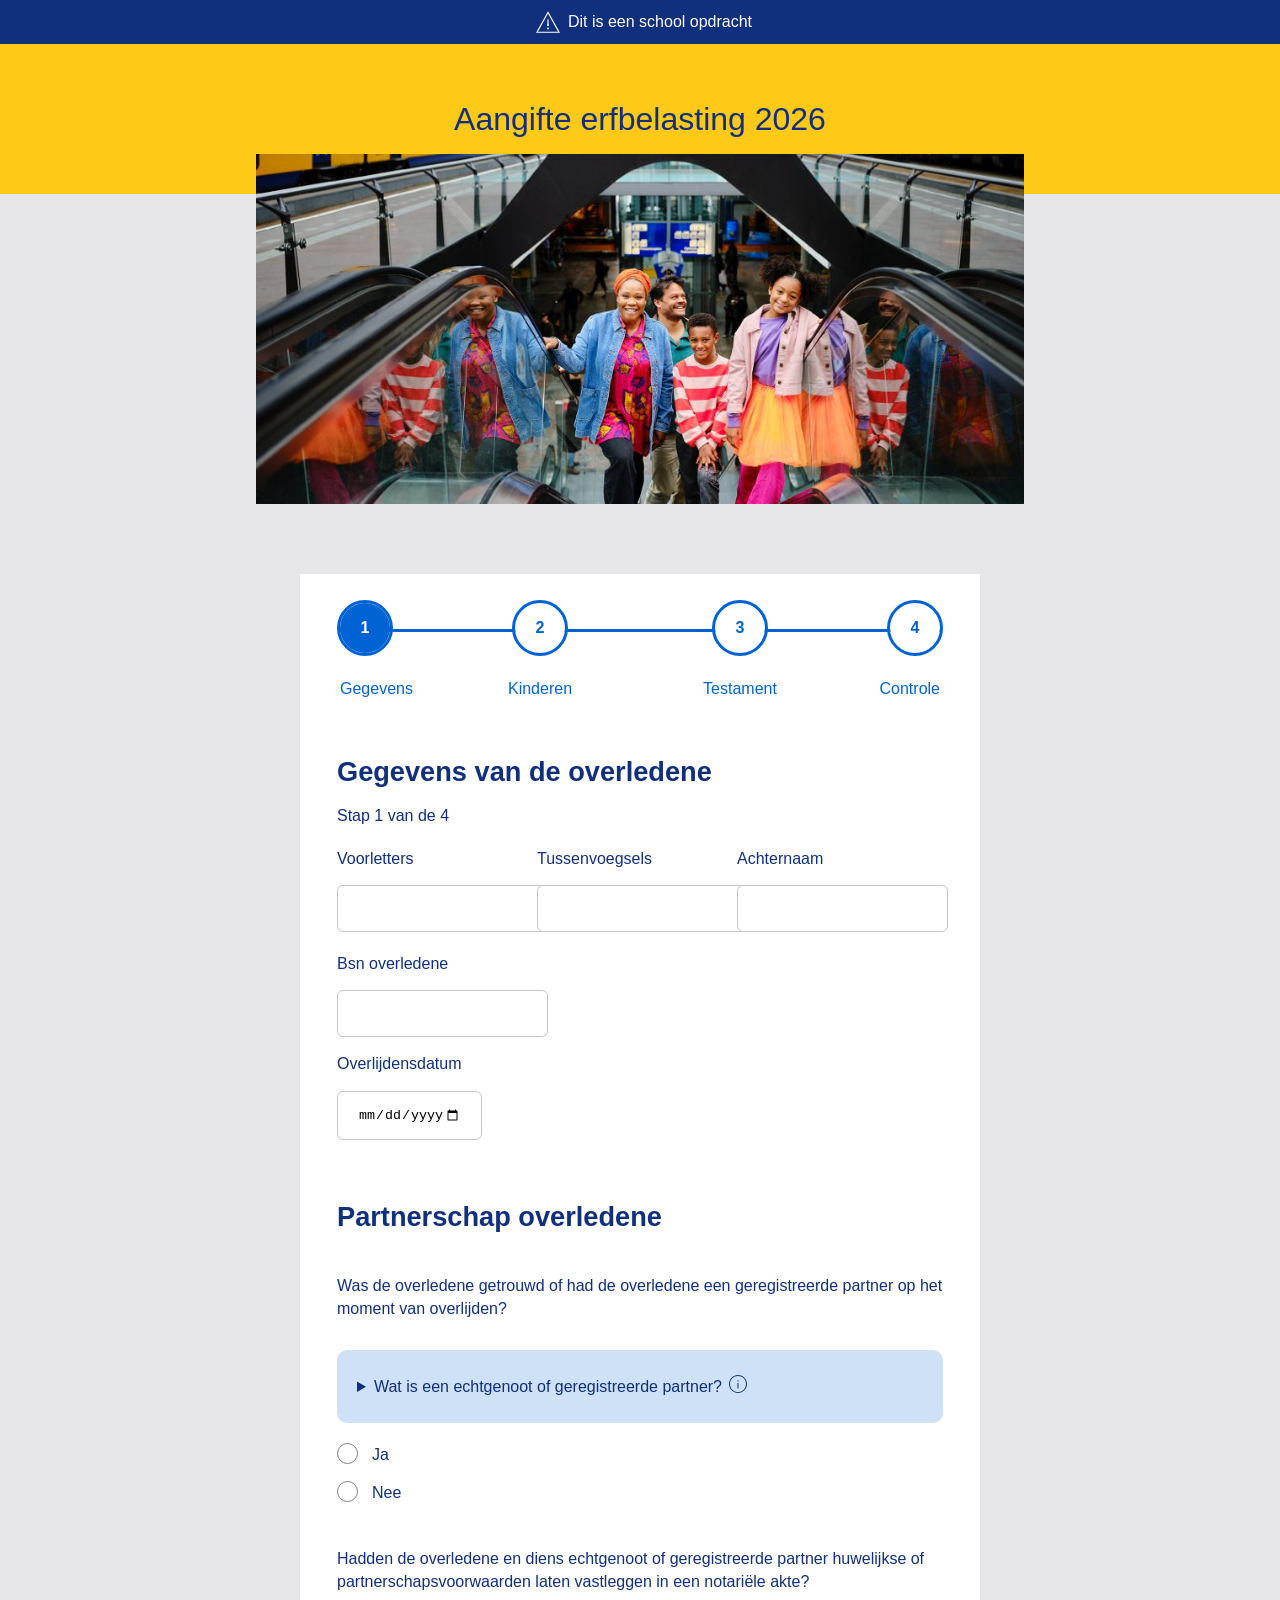
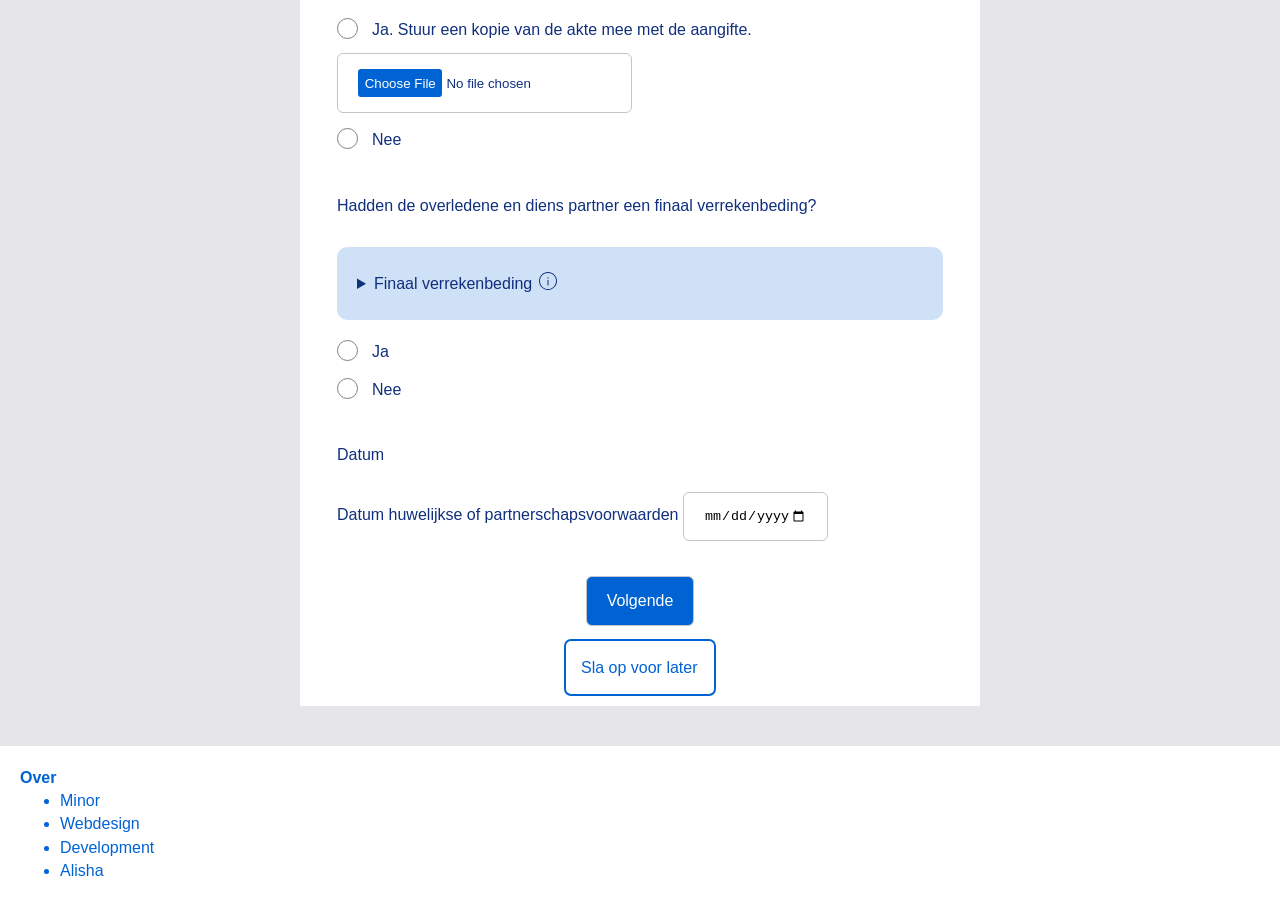
<file: index.html>
<!DOCTYPE html>
<html lang="nl">
<head>
	<meta charset="UTF-8">
	<meta name="viewport" content="width=device-width, initial-scale=1.0">
	<title>Aangifte erfbelasting 2026</title>
	<link rel="stylesheet" href="styles/style.css">
	<link rel="stylesheet" href="styles/steps.css">
	<link rel="stylesheet" href="styles/steps1.css">
</head>
<body>
	<header>
		<img class=alert src="img/alert.svg" alt="">
		<p>Dit is een school opdracht</p>
	</header>
	<main>
		<section>
			<h1>Aangifte erfbelasting 2026</h1>
			<img class="hero" src="img/trein.jpg" alt="trein">
		</section>
		<form action="page-two.html">
			<nav>
				<ol>
					<li><a href="#">Gegevens</a></li>
					<li><a href="page-two.html">Kinderen</a></li>
					<li><a href="page-three.html">Testament</a></li>
					<li><a href="check.html">Controle</a></li>
				</ol>
			</nav>
			<fieldset>
				<legend>Gegevens van de overledene</legend>
				<p>Stap 1 van de 4</p>
				<div class="three-col">
					<div>
						<label for="ov-naam">Voorletters</label>
						<input required type="text" id="ov-naam" name="ov-naam" title="Voornaam is incorrect">
						<p class="error" id="error-ov-naam"></p>
					</div>
					<div>
						<label for="ov-tussen">Tussenvoegsels</label>
						<input type="text" id="ov-tussen" name="tussen" title="Tussenvoegsels zijn incorrect">
						<p class="error"></p>
					</div>
					<div>
						<label for="ov-achternaam">Achternaam</label>
							<input required type="text" id="ov-achternaam" name="ov-achternaam" title="Achternaam is incorrect">
							<p class="error" id="error-ov-achternaam"></p>
					</div>
				</div>
				<label for="bsn1">Bsn overledene</label>
				<input required pattern="[0-9]{9}" inputmode="numeric" id="bsn1" name="bsn1" title="BSN is incorrect">
				<p class="error" id="error-bsn1"></p>
				<label for="deathdate">Overlijdensdatum</label>
				<input required type="date" id="deathdate" name="death-date" title="Overlijdensdatum is incorrect">
				<p class="error" id="error-deathdate"></p>
			</fieldset>



			<fieldset>
				<legend>Partnerschap overledene</legend>
				
				<fieldset>
					<legend>Was de overledene getrouwd of had de overledene een geregistreerde partner op het moment van overlijden?</legend>
					<details>
						<summary>Wat is een echtgenoot of geregistreerde partner?<img src="img/info.svg" alt="info"></summary>
						Een echtgenoot en een geregistreerd partner zijn beiden personen met wie u een wettelijk erkende relatie heeft aangegaan.
						Een echtgenoot of geregistreerde partner zijn, is niet hetzelfde als:
						<ul>
							<li>Samenwonen met een notarieel samenlevingscontract</li>
							<li>samen met een huisgenoot op hetzelfde adres staan ingeschreven in de Basisregistratie Personen (BRP) van de gemeente</li>
						</ul>
					</details>
					<label>
						Ja
						<input required type="radio" value="overledene-getrouwd-ja" name="overledene-getrouwd">
						<span class="checkmark"></span>
					</label>
					<label>
						Nee
						<input required type="radio" name="overledene-getrouwd" value="overledene-getrouwd-nee" id="overledene-getrouwd" title="Vul 1 van deze antwoorden in om verder te gaan">
						<span class="checkmark"></span>
					</label>
					<p class="error" id="error-overledene-getrouwd"></p>

				</fieldset>

			


				<fieldset class="b">
					<legend>Hadden de overledene en diens echtgenoot of geregistreerde partner huwelijkse of partnerschapsvoorwaarden laten vastleggen in een notariële akte?</legend>
					<label>Ja. Stuur een kopie van de akte mee met de aangifte.
						<input type="radio" name="notariële-akte" value="notariële-akte-ja">
						<span class="checkmark"></span>
					</label>
					<input type="file"> 
					<label>Nee
						<input type="radio" name="notariële-akte" value="notariële-akte-nee">
						<span class="checkmark"></span>
					</label>
				</fieldset>


			
				<fieldset class="c">
					<legend>Hadden de overledene en diens partner een finaal verrekenbeding?</legend>
						<details>
							<summary>Finaal verrekenbeding<img src="img/info.svg" alt="info"></summary>
							Was de overledene getrouwd op huwelijkse voorwaarden?
							Of hadden de overledene en de partner een geregistreerd
							partnerschap en hadden zij partnerschapsvoorwaarden?
							Dan kan het zijn dat overledene en partner samen een finaal
							verrekenbeding hebben. Dit betekent dat bij overlijden het
							gezamenlijke vermogen verrekend wordt op dezelfde
							manier als wanneer ze in gemeenschap van goederen waren
							getrouwd. Of op dezelfde manier als wanneer zij geen
							partnerschapsvoorwaarden hadden. De waarde van
							sommige zaken kan buiten deze verdeling gehouden
							worden, zoals het vermogen dat 1 van de partners al had
							voordat zij gingen trouwen. 
						</details>
					<label>Ja
						<input type="radio" name="finaal-verrekenbedin" value="finaal-verrekenbedin-ja">
						<span class="checkmark"></span>
					</label>
					<label>Nee
						<input type="radio" name="finaal-verrekenbedin" value="finaal-verrekenbedin-nee">
						<span class="checkmark"></span>
					</label>
				</fieldset>

				<fieldset class="d">
					<legend>Datum</legend>
					<label>Datum huwelijkse of partnerschapsvoorwaarden
						<input type="date" name="datum-huwelijk">
					</label>
				</fieldset>

			</fieldset>
			<input type="submit" value="Volgende">
			<label class="for-later">Sla op voor later
				<input type="radio" value="sla-op">
			</label>
			<mark></mark>
		</form>
	</main>
	<footer>
		<b>Over</b>
		<ul>
			<li>Minor</li>
			<li>Webdesign</li>
			<li>Development</li>
			<li>Alisha</li>
		</ul>
	</footer>
	<script src="script.js"></script>
</body>
</html>
</file>
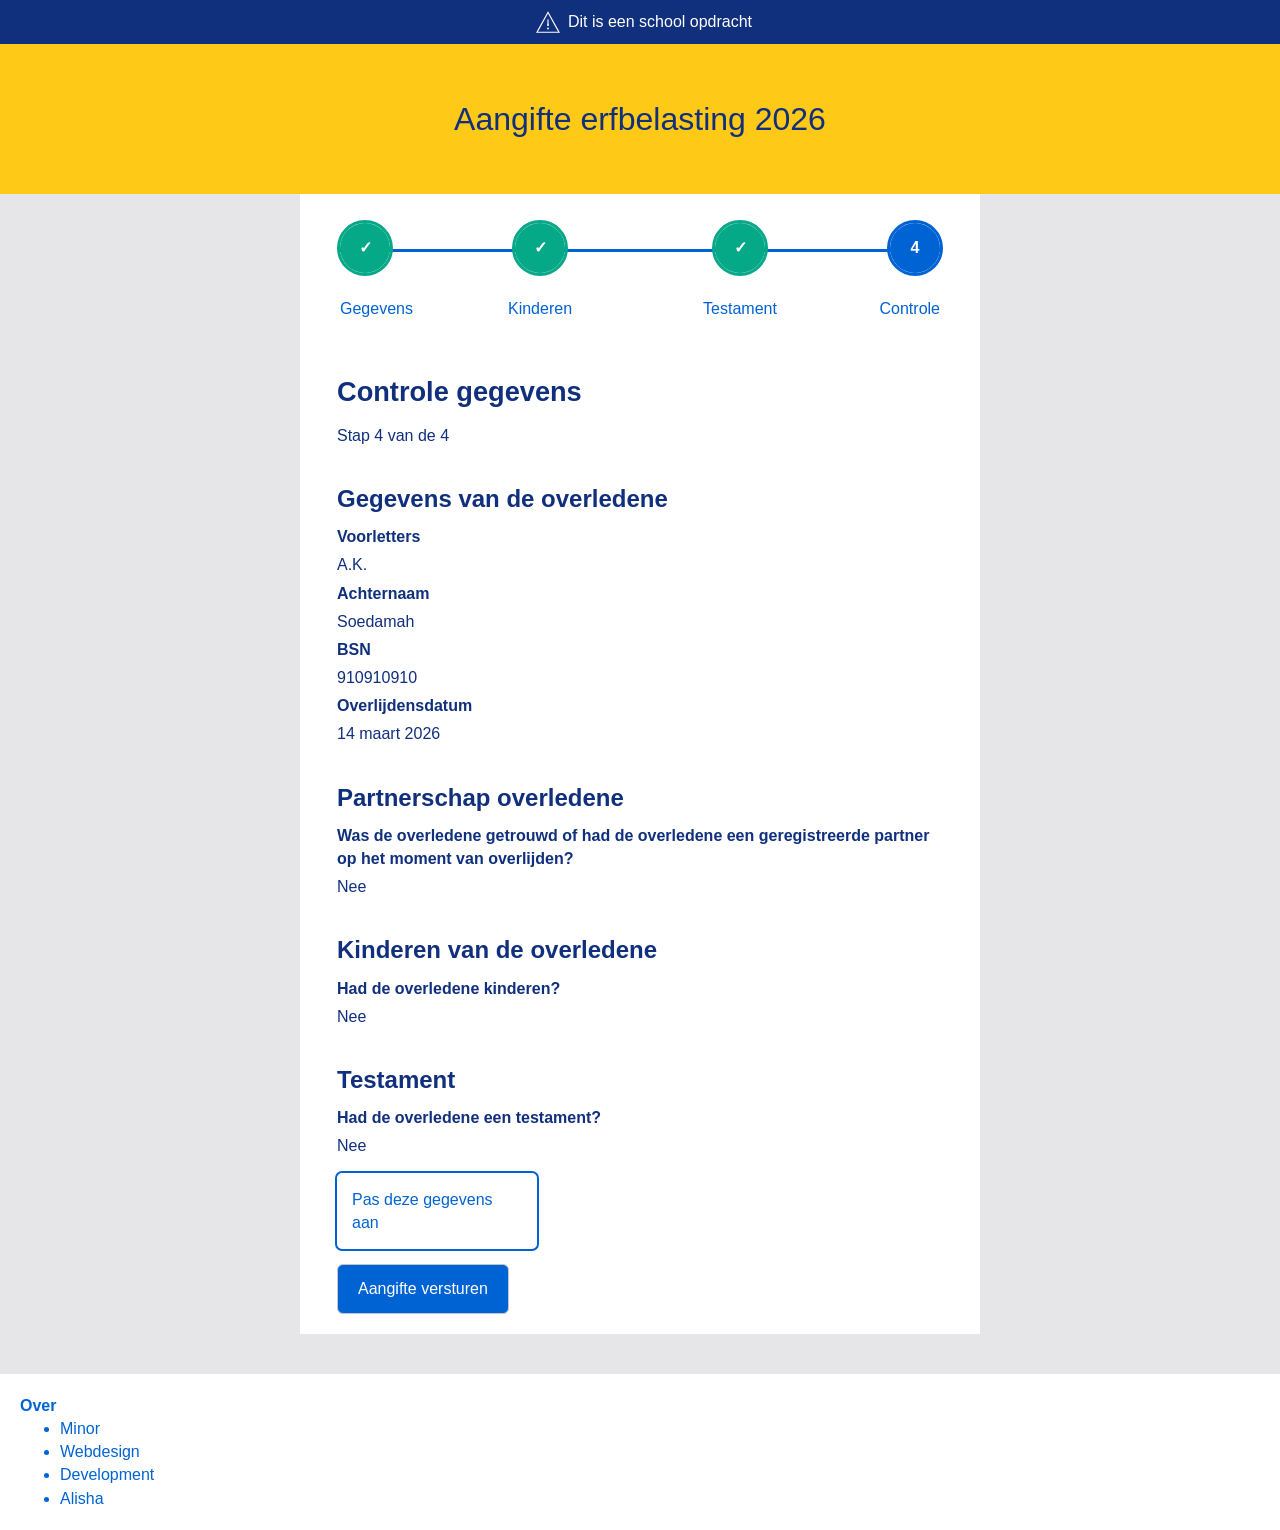
<file: check.html>
<!DOCTYPE html>
<html lang="nl">
<head>
	<meta charset="UTF-8">
	<meta name="viewport" content="width=device-width, initial-scale=1.0">
	<title>Aangifte erfbelasting 2026</title>
	<link rel="stylesheet" href="styles/style.css">
	<link rel="stylesheet" href="styles/steps.css">
	<link rel="stylesheet" href="styles/steps4.css">
</head>
<body>
	<header>
		<img class=alert src="img/alert.svg" alt="">
		<p>Dit is een school opdracht</p>
	</header>
	<main>
		<section>
			<h1>Aangifte erfbelasting 2026</h1>
		</section>
		<form action="goodbye.html">
			<nav>
				<ol>
					<li><a href="index.html">Gegevens</a></li>
					<li><a href="page-two.html">Kinderen</a></li>
					<li><a href="page-three.html">Testament</a></li>
					<li><a href="#">Controle</a></li>
				</ol>
			</nav>
			<fieldset>
				<legend>Controle gegevens</legend>
				<p>Stap 4 van de 4</p>
				<h2>Gegevens van de overledene</h2>
				<b>Voorletters</b>
				<p>A.K.</p>
				<b>Achternaam</b>
				<p>Soedamah</p>
				<b>BSN</b>
				<p>910910910</p>
				<b>Overlijdensdatum</b>
				<p>14 maart 2026</p>
				<h2>Partnerschap overledene</h2>
				<b>Was de overledene getrouwd of had de overledene een geregistreerde partner op het moment van overlijden?</b>
				<p>Nee</p>
				<h2>Kinderen van de overledene</h2>
				<b>Had de overledene kinderen?</b>
				<p>Nee</p>
				<h2>Testament</h2>
				<b>Had de overledene een testament?</b>
				<p>Nee</p>



				<fieldset class="change-answers">
					<legend>Pas antwoorden aan</legend>
					<fieldset>
						<legend>Gegevens van de overledene</legend>
						<label for="voorletters-check">Voorletters</label>
						<input type="text"  id="voorletters-check" value="A.K.">
						<label for="achternaam-check">Achternaam</label>
						<input type="text" id="achternaam-check" value="Soedamah">
						<label for="bsn1-check">Bsn overledene</label>
						<input required pattern="[0-9]{9}" value="910910910" inputmode="numeric" id="bsn1-check" name="bsn1" title="BSN is incorrect">
						<p class="error" id="error-bsn1"></p>
						<label for="deathdate-check">Overlijdensdatum</label>
						<input required type="date" value="2026-03-14" id="deathdate" name="death-date-check" title="Overlijdensdatum is incorrect">
					</fieldset>
				</fieldset>



				<label class="pas-aan">Pas deze gegevens aan
					<input type="checkbox" value="show-input-to-fix">
				</label>
				<input type="submit" value="Aangifte versturen">
			</fieldset>
		</form>
	</main>
	<footer>
		<b>Over</b>
		<ul>
			<li>Minor</li>
			<li>Webdesign</li>
			<li>Development</li>
			<li>Alisha</li>
		</ul>
	</footer>
	<script src="script.js"></script>
</body>
</html>
</file>
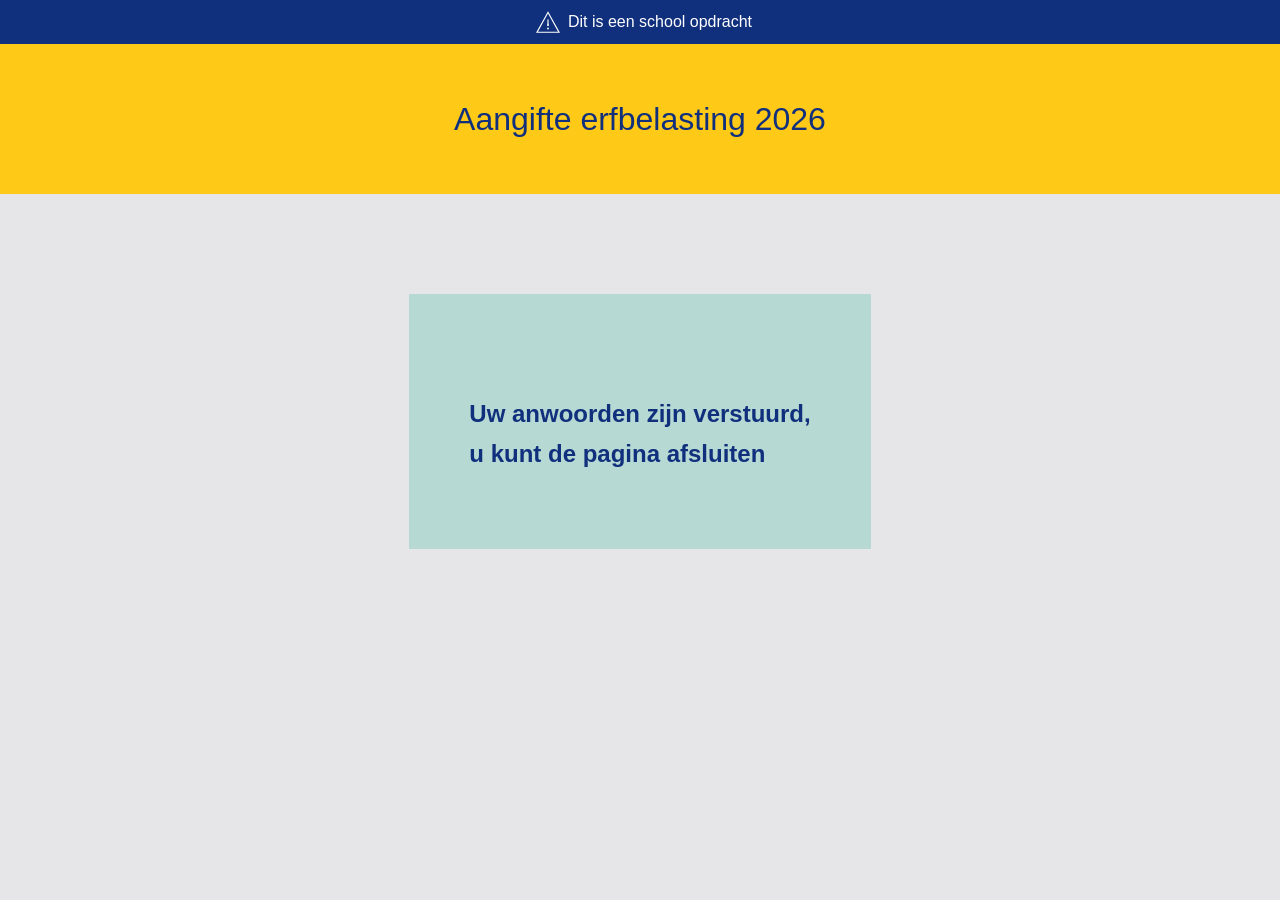
<file: goodbye.html>
<!DOCTYPE html>
<html lang="nl">
<head>
	<meta charset="UTF-8">
	<meta name="viewport" content="width=device-width, initial-scale=1.0">
	<title>Aangifte erfbelasting 2026</title>
	<link rel="stylesheet" href="styles/style.css">
</head>
<body>
	<header>
		<img class=alert src="img/alert.svg" alt="">
		<p>Dit is een school opdracht</p>
	</header>
	<main>
		<section>
			<h1>Aangifte erfbelasting 2026</h1>
		</section>
		<div class="card">
			<h2>Uw anwoorden zijn verstuurd,<br> u kunt de pagina afsluiten</h2>
		</div>
	</main>
	<script src="script.js"></script>
</body>
</html>
</file>
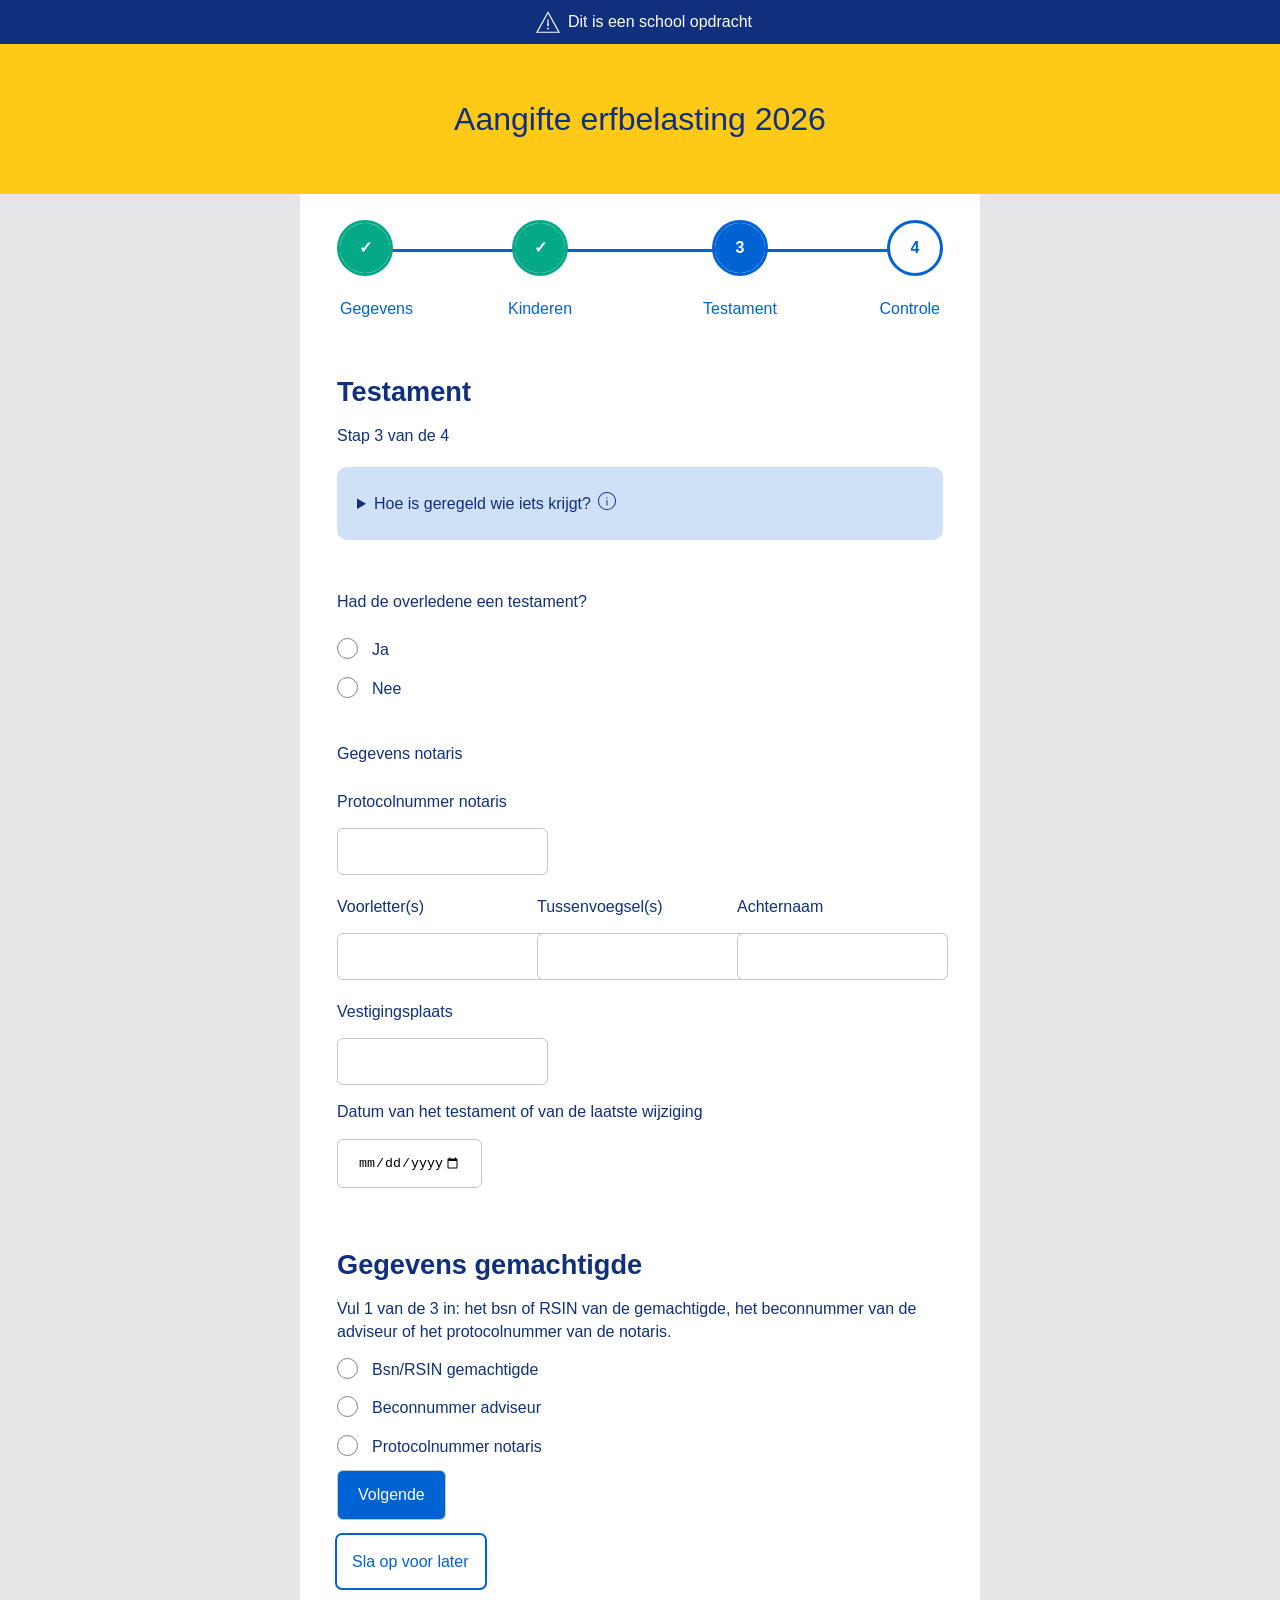
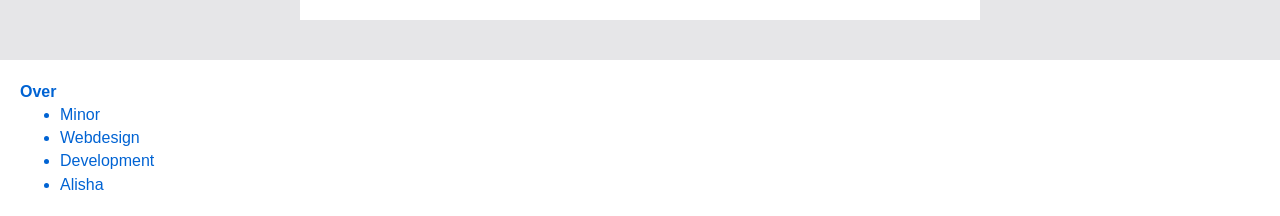
<file: page-three.html>
<!DOCTYPE html>
<html lang="nl">
<head>
	<meta charset="UTF-8">
	<meta name="viewport" content="width=device-width, initial-scale=1.0">
	<title>Aangifte erfbelasting 2026</title>
	<link rel="stylesheet" href="styles/style.css">
	<link rel="stylesheet" href="styles/steps.css">
	<link rel="stylesheet" href="styles/steps3.css">
</head>
<body>
	<header>
		<img class=alert src="img/alert.svg" alt="">
		<p>Dit is een school opdracht</p>
	</header>
	<main>
		<section>
			<h1>Aangifte erfbelasting 2026</h1>
		</section>
		<form action="check.html">
			<nav>
				<ol>
					<li><a href="index.html">Gegevens</a></li>
					<li><a href="page-two.html">Kinderen</a></li>
					<li><a href="#">Testament</a></li>
					<li><a href="check.html">Controle</a></li>
				</ol>
			</nav>
				<fieldset>
					<legend>Testament</legend>
					<p>Stap 3 van de 4</p>
					<details>
						<summary>Hoe is geregeld wie iets krijgt?<img src="img/info.svg" alt="info"></summary>
						Is er een testament? Dan staat daarin wie de verkrijgers zijn
						en hoe zij de erfenis moeten verdelen.
						Is er geen testament? Dan bepaalt het erfrecht wie de erfgenamen zijn.
						<a href="#">meer info</a>
						
					</details>

					
					
					<fieldset>
						<legend>Had de overledene een testament?</legend>
						<label>Ja
							<input required type="radio" name="overledene-testament" value="overledene-testament-ja">
							<span class="checkmark"></span>
						</label>
							
						<label>Nee
							<input required type="radio" name="overledene-testament" id="overledene-testament-nee" value="overledene-testament-nee" title="Vul 1 van deze antwoorden in om verder te gaan">
							<span class="checkmark"></span>
						</label>
						<p class="error" id="error-overledene-testament-nee"></p>
					</fieldset>
					<fieldset class="g">
						<legend>Gegevens notaris</legend>
						<label for="protocolnummer">Protocolnummer notaris</label>
						<input required type="number" id="protocolnummer" name="protocolnummer" title="Protocolnummer is incorrect">
						<p class="error" id="error-protocolnummer"></p>
						<div class="three-col">
							<div>
								<label for="notaris-voorletters">Voorletter(s)</label>
								<input required type="text" id="notaris-voorletters" name="notaris-voorletters" title="Voorletters zijn incorrect">
								<p class="error" id="error-notaris-voorletters"></p>
							</div>
							<div>
								<label for="notaris-tussen">Tussenvoegsel(s)</label>
								<input required type="text" id="notaris-tussen" name="tussen">
							</div>
							<div>
								<label for="notaris-achternaam">Achternaam</label>
								<input required type="text" id="notaris-achternaam" name="notaris-achternaam" title="Achternaam is incorrect">
								<p class="error" id="error-notaris-achternaam"></p>
							</div>
						</div>
						<label for="vestigingsplaats">Vestigingsplaats</label>
						<input required type="text" id="vestigingsplaats" name="vestigingsplaats" title="Vestigingsplaats is incorrect">
						<p class="error" id="error-vestigingsplaats"></p>
						<label for="testament-datum">Datum van het testament of van de laatste wijziging</label>
						<input required type="date" id="testament-datum"  name="testament-datum" title="Datum van het Testament is incorrect">
						<p class="error" id="error-testament-datum"></p>
					</fieldset>
			</fieldset>




			<fieldset>
				<legend>Gegevens gemachtigde</legend>
				<p>Vul 1 van de 3 in: het bsn of RSIN van de gemachtigde, het beconnummer van de adviseur of het protocolnummer van de notaris.</p>
				<label>Bsn/RSIN gemachtigde
					<input required type="radio" pattern="[0-9]{9}" value="gemachtigde-bsn" name="pattern-two">
					<span class="checkmark"></span>
				</label>
				<input required type="number" pattern="[0-9]{6}" name="bsn" id="show-bsn-input">
				<label>Beconnummer adviseur
					<input required type="radio" pattern="[0-9]{6}" value="gemachtigde-beconnummer" name="pattern-two">
					<span class="checkmark"></span>
				</label>
				<input required type="number" id="show-beconnummer-input">
				<label> Protocolnummer notaris
					<input required type="radio" value="gemachtigde-protonummer" name="pattern-two">
					<span class="checkmark"></span>
				</label>
				<input required type="number" name="Beconnummer" id="show-protonummer-input">



				<input type="submit" value="Volgende">
				<label class="for-later">Sla op voor later
					<input type="radio" value="sla-op">
				</label>
				<mark></mark>
			</fieldset>
		</form>
	</main>
	<footer>
		<b>Over</b>
		<ul>
			<li>Minor</li>
			<li>Webdesign</li>
			<li>Development</li>
			<li>Alisha</li>
		</ul>
	</footer>
	<script src="script.js"></script>
</body>
</html>
</file>
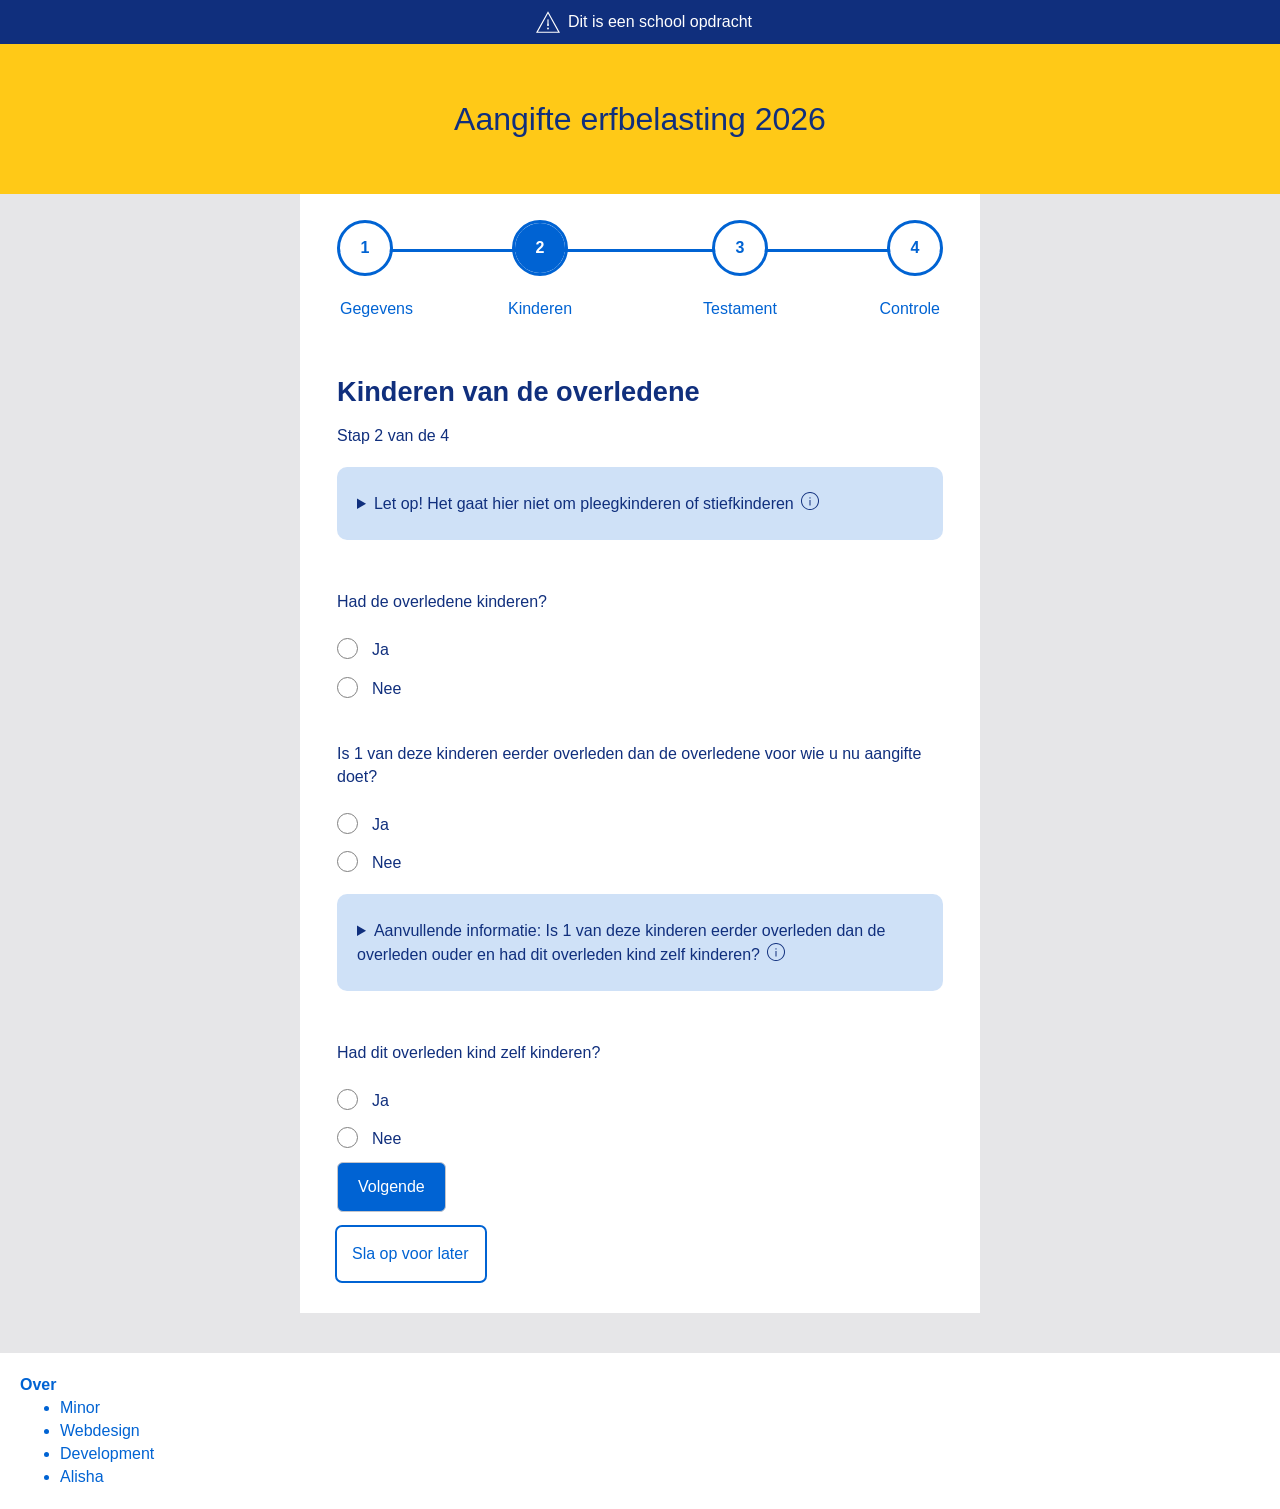
<file: page-two.html>
<!DOCTYPE html>
<html lang="nl">
<head>
	<meta charset="UTF-8">
	<meta name="viewport" content="width=device-width, initial-scale=1.0">
	<title>Aangifte erfbelasting 2026</title>
	<link rel="stylesheet" href="styles/style.css">
	<link rel="stylesheet" href="styles/steps.css">
	<link rel="stylesheet" href="styles/steps2.css">
</head>
<body>
	<header>
		<img class=alert src="img/alert.svg" alt="">
		<p>Dit is een school opdracht</p>
	</header>
	<main>
		<section>
			<h1>Aangifte erfbelasting 2026</h1>
		</section>
		<form action="page-three.html">
			<nav>
				<ol>
					<li><a href="index.html">Gegevens</a></li>
					<li><a href="#">Kinderen</a></li>
					<li><a href="page-three.html">Testament</a></li>
					<li><a href="check.html">Controle</a></li>
				</ol>
			</nav>
			<fieldset>
				<legend>Kinderen van de overledene</legend>
				<p>Stap 2 van de 4</p>
				<details>
					<summary>Let op! Het gaat hier niet om pleegkinderen of stiefkinderen<img src="img/info.svg" alt="info"></summary>
						Het gaat hier om kinderen die:
						<ul>
							<li> Door geboorte of erkenning eigen kind van de
							overledene zijn</li>
							<li>Door de overledene zijn geadopteerd</li>
						</ul>
						Het kan zijn dat een (klein)kind van overledene nog
						niet geboren is, maar waarvan de moeder zwanger was
						op het moment van overlijden. Voor dit kind
						kunt u pas aangifte erfbelasting doen als het geboren is.
				</details>
				


				<fieldset>
					<legend>Had de overledene kinderen?</legend>
					<label>
						Ja
						<input required type="radio" name="kinderen" value="kinderen-ja" id="kinderen-ja">
						<span class="checkmark"></span>
					</label>
					<label>Nee
						<input required type="radio" name="kinderen" value="kinderen-nee" id="kinderen-nee" title="Vul 1 van deze antwoorden in om verder te gaan">
						<span class="checkmark"></span>
					</label>
					<p class="error" id="error-kinderen-nee"></p>
				</fieldset>



				<fieldset class="e">
					<legend>Is 1 van deze kinderen eerder overleden dan de overledene voor wie u nu aangifte doet?</legend>
					<label>Ja
						<input type="radio" name="kinderen-overleden" value="kinderen-overleden-ja">
						<span class="checkmark"></span>
					</label>
					<label>Nee
						<input type="radio" name="kinderen-overleden" value="kinderen-overleden-nee">
						<span class="checkmark"></span>
					</label>
						<details>
						<summary>Aanvullende informatie: Is 1 van deze kinderen eerder overleden dan de overleden ouder en had dit overleden kind zelf kinderen?<img src="img/info.svg" alt="info"></summary>
							De echtgenoot of geregistreerde partner en de kinderen
							van de overledene komen als 1e in aanmerking om
							van de overledene te erven. Maar als 1 van de kinderen
							al eerder is overleden, kan diens deel van de erfenis
							naar diens kinderen gaan. Dit heet plaatsvervulling.
							Het gaat dan dus om de kleinkinderen van de overledene
							voor wie u nu aangifte doet. In dat geval geeft u in de
							aangifte de kleinkinderen van de overledene op als
							verkrijger.
					</details>
				</fieldset>
				
				<fieldset class="f">
					<legend>Had dit overleden kind zelf kinderen?</legend>
					<label>Ja
						<input type="radio" name="kinderen-overleden-kinderen" id="kinderen-overleden-kinderen-ja">
						<span class="checkmark"></span>
					</label>
					<label>Nee
						<input type="radio" name="kinderen-overleden-kinderen" id="kinderen-overleden-kinderen-nee">
						<span class="checkmark"></span>
					</label>
				</fieldset>
				<input type="submit" value="Volgende">
				<label class="for-later">Sla op voor later
					<input type="radio" value="sla-op">
				</label>
				<mark></mark>
			</fieldset>
		</form>
	</main>
	<footer>
		<b>Over</b>
		<ul>
			<li>Minor</li>
			<li>Webdesign</li>
			<li>Development</li>
			<li>Alisha</li>
		</ul>
	</footer>
	<script src="script.js"></script>
</body>
</html>
</file>
<file: styles/style.css>
:root {
	--ns-yellow: #ffc917;
	--ns-blue: #102F7D;
	--grey-bg: #E6E6E8;
	--white: #ffffff;
	--black: #000000;
	--btn: #0063d3;
	--transparent-blue: #0062d330;
	--ns-border-form: #c4c5cb;
	--invalid: red;
	--valid:  rgb(47, 201, 0);
	--radio-color: #05A887;
}

* {
	margin: 0;
	box-sizing: border-box;
}

body {
	color: var(--ns-blue);
	line-height: 230%;
}

header {
	display: flex;
	align-items: center;
	justify-content: center;
	text-align: center;
	padding: 2px;
	background-color: var(--ns-blue);
}

p {
	margin: 5px 0;
}

header > p {
	color: var(--white);
}

h1 {
	text-align: center;
	margin: 15px 0;
	font-weight: 300;
	font-size: 2em;
}

h2, b {
	margin: 40px 0 15px 0;
}

body {
	background-color: var(--grey-bg);
	font-family: 'Segoe UI', Tahoma, Geneva, Verdana, sans-serif, sans-serif, arial;
}

nav ol li a {
	bottom: 40px;
	position: absolute;
	padding: 80px 0 0 0;
	color: var(--btn);
}


section {
	position: relative;
	background-color: var(--ns-yellow);
	display: flex;
	align-items: center;
	justify-content: center;
	flex-direction: column;
	width: 100%;
	height: 150px;
}

main {
	display: flex;
	align-items: center;
	justify-content: center;
	flex-direction: column;
}

/* form */
form {
	display: flex;
	justify-content: center;
	align-items: center;
	flex-direction: column;
	background-color: var(--white);
	margin: 0 0 40px 0;
	padding: 0 20px;
	width: 100%;
}

label {
	display: block;
	margin: 15px 0;
}

legend {
	font-weight: 700;
	font-size: 1.7rem;
	padding: 30px 0 10px 0;
}

:user-invalid {
	border-bottom: 2px solid var(--invalid);
}


input:not([type="submit"]):user-valid {
	border-bottom: 2px solid var(--valid);
	background-image: url(../img/Green-check-mark.png);
	background-repeat: no-repeat;
    background-position: right 10px center;
    background-size: 10px;
}

fieldset {
	width: 100%;
	margin: 10px;
	border: none;
}

fieldset > fieldset > legend {
	font-weight: 200;
	font-size: 16px;
}

fieldset > fieldset {
	padding: 0;
	margin: 0;
}

/* input */
input {
	padding: 15px 20px;
	border: 1px solid var(--ns-border-form);
	border-radius: 6px;
}

input:focus {
	outline: none !important;
    border: 2px solid var(--btn);
}

input[type='submit'] {
	background-color: var(--btn);
	color: var(--white);
	font-size: 16px;
	&:hover {
		cursor: pointer;
	}
}

input[type='radio']
{
	display: inline;
	padding: 20px;
}

/*
Source - https://stackoverflow.com/a/4298216
Posted by antonj, modified by community. See post 'Timeline' for change history
Retrieved 2026-03-08, License - CC BY-SA 4.0
*/

input::-webkit-outer-spin-button,
input::-webkit-inner-spin-button {
    -webkit-appearance: none;
    margin: 0;
}

input[type=number] {
    -moz-appearance: textfield; /* Firefox */
}

footer {
	padding: 20px;
	background-color: var(--white);
	color: var(--btn);
}

label:has(input[type='radio']) {
  display: block;
  position: relative;
  padding-left: 35px;
  margin-bottom: 12px;
  cursor: pointer;
  -webkit-user-select: none;
  -moz-user-select: none;
  -ms-user-select: none;
  user-select: none;
}

/* Create a custom radio button w3schools */
/* Hide the browser's default radio button */
label input[type='radio'] {
  position: absolute;
  opacity: 0;
  cursor: pointer;
}

.checkmark {
  position: absolute;
  top: 0;
  left: 0;
  height: 21px;
  width: 21px;
  background-color: var(--white);
  border-radius: 50%;
  border: 1px solid gray;
}

label input[value='radio']:focus {
	outline: 2px solid red;
}

label:hover input ~ .checkmark {
  background-color: #ccc;
}

label input:checked ~ .checkmark {
  background-color: var(--white);
  border: 1px solid var(--radio-color);
}

.checkmark:after {
  content: "";
  position: absolute;
  display: none;
}

label input:checked ~ .checkmark:after {
  display: block;
}

label .checkmark:after {
 	top: 4px;
    left: 4px;
    width: 11px;
    height: 11px;
	border-radius: 50%;
	background: var(--radio-color);
	animation: 0.1s --pop-in ease-in;
}

.three-col {
	display: grid;
	grid-template-columns: repeat(auto-fill, 200px);
}

div label input {
	margin: 10px 0;
}

details {
	background-color: var(--transparent-blue);
	padding: 20px;
	margin: 20px 0;
	border-radius: 10px;
}

summary {
	padding: 5px 0;
}

summary > img {
	padding: 0 7px;
	margin-bottom: -1px;
}

input::file-selector-button {
  font-weight: bold;
  background-color: var(--btn);
  color: var(--white);
  padding: 0.5em;
  border-radius: 3px;
  border: none;
  font-weight: 100;
}

fieldset:has([value="overledene-getrouwd-nee"]:checked) + .b,
fieldset:has([value="overledene-getrouwd-nee"]:checked) ~ .c,
fieldset:has([value="overledene-getrouwd-nee"]:checked) ~ .d,
fieldset:has([value="notariële-akte-nee"]:checked) ~ .c,
fieldset:has([value="notariële-akte-nee"]:checked) ~ .d,
fieldset:has([value="kinderen-nee"]:checked) ~ .e,
fieldset:has([value="kinderen-nee"]:checked) ~ .f,
fieldset:has([value="kinderen-overleden-nee"]:checked) ~ .f,
fieldset:has([value="overledene-testament-nee"]:checked) ~ .g
{
  display: none;
}

#show-bsn-input,
#show-beconnummer-input, 
#show-protonummer-input {
  display: none;
}

body:has([value="gemachtigde-bsn"]:checked) #show-bsn-input,
body:has([value="gemachtigde-beconnummer"]:checked) #show-beconnummer-input,
body:has([value="gemachtigde-protonummer"]:checked) #show-protonummer-input {
  display: block;
}

mark {
	background-color: transparent;
	color: var(--radio-color);
}

.card {
	background-color: #05a88737;
	margin-top: 100px;
	padding: 60px;
	line-height: 40px;
}

.error {
	color: red;
	margin-top: 5px;
}

.alert {
	z-index: 10;
	position: relative;
	width: 40px;
	height: 40px;
	top: 0;
}

.for-later {
	background-color: var(--white);
	color: var(--btn);
	outline: 2px var(--btn) solid;
	padding: 15px !important;
	border-radius: 5px;
	width: 148px;
	font-size: 16px;
	align-items: center;
	input {
		display: none;
	}
}

.pas-aan {
	background-color: var(--white);
	color: var(--btn);
	outline: 2px var(--btn) solid;
	padding: 15px !important;
	border-radius: 5px;
	width: 200px;
	font-size: 16px;
	align-items: center;
	input {
		display: none;
	}
}
body:has([value="sla-op"]:checked) mark::after {
  content: "Uw antwoorden zijn opgeslagen!";
  background-color: #05a88737;
  padding: 10px;
  border-radius: 5px;
}

.change-answers {
	display: none;
}

body:has([value="show-input-to-fix"]:checked) .change-answers {
  display: block;
}

@keyframes --pop-in {
	0% {
		scale: 0.5;
	}
	100% {
		scale: 1;
	}
}

@media (min-width: 640px) {
	h1 {
		line-height: 300%;
	}

	body {
		line-height: 145%;
	}

	form {
		width: 600px;
		padding: 0 25px;
	}
}

@media (min-width: 1000px) {
	form {
		width: 680px;
		padding: 0 25px;
	}

	fieldset > fieldset {
		width: 100%;
	}

	ol {
		width: 600px;
	}
}
</file>
<file: styles/steps.css>
ol {
	margin: 55px 0 0 0;
	padding: 0;
	position: sticky;
	display: flex;
	justify-content: space-between;
	align-items: center;
	list-style: none;
	border-top: 3px solid var(--btn);
	width: 320px;
}

a {
	text-decoration: none;
	column-rule: var(--btn);
	/* padding: 60px 20px 20px 20px; */
}

ol > li {
	top: 20px;
	position: relative;
	display: flex;
	justify-content: center;
	align-items: center;
	padding: 44px 0;
	&:hover {
		cursor: pointer;
	}
}

ol > li::before {
	content: "";
	display: flex;
	align-items: center;
	justify-content: center;
	position: absolute;
	width: 50px;
	height: 50px;
	border-radius: 50px;
	font-weight: 700;
	bottom: 87px;
}

ol > li:first-child {
	justify-content: left;
}

ol > li:last-child {
	justify-content: right;
}

ol > li:nth-child(2)::before,
ol > li:nth-child(3)::before,
ol > li:nth-child(4)::before {
	color: var(--btn);
	background-color: var(--white);
	outline: 3px solid var(--btn);
}
ol > li:nth-child(2)::before {
	content: "2";
}

ol > li:nth-child(3)::before {
	content: "3";
}

ol > li:nth-child(4)::before {
	content: "4";
}


@media (min-width: 1000px) {

	ol {
		width: 600px;
	}
}
</file>
<file: styles/steps1.css>
ol > li:nth-child(1)::before {
	content: "1";
	color: var(--white);
	background-color: var(--btn);
	outline: 3px solid var(--btn);
}

.hero {
	position: absolute;
	top: 125px;
	width: 95%;
	height: 250px;
    object-fit: cover;
}

section {
	margin-bottom: 250px;
}


@media (min-width: 1000px) {
	section {
		margin-bottom: 380px;
	}

	.hero {
		top: 110px;
		width: 60%;
		height: 350px;
	}
}
</file>
<file: styles/steps4.css>
ol > li:nth-child(1)::before,
ol > li:nth-child(2)::before,
ol > li:nth-child(3)::before
{
	content: "✓";
	color: var(--white);
	background-color: var(--radio-color);
	outline: 3px solid var(--radio-color);
}

ol > li:nth-child(4)::before {
	content: "4";
	color: var(--white);
	background-color: var(--btn);
	outline: 3px solid var(--btn);
}
</file>
<file: styles/steps3.css>
ol > li:nth-child(1)::before,
ol > li:nth-child(2)::before {
	content: "✓";
	color: var(--white);
	background-color: var(--radio-color);
	outline: 3px solid var(--radio-color);
}

ol > li:nth-child(3)::before {
	content: "3";
	color: var(--white);
	background-color: var(--btn);
	outline: 3px solid var(--btn);
}
</file>
<file: styles/steps2.css>
ol > li:nth-child(1)::before {
	content: "1";
	color: var(--btn);
	background-color: var(--white);
	outline: 3px solid var(--btn);
}

ol > li:nth-child(2)::before {
	content: "2";
	color: var(--white);
	background-color: var(--btn);
	outline: 3px solid var(--btn);
}
</file>
